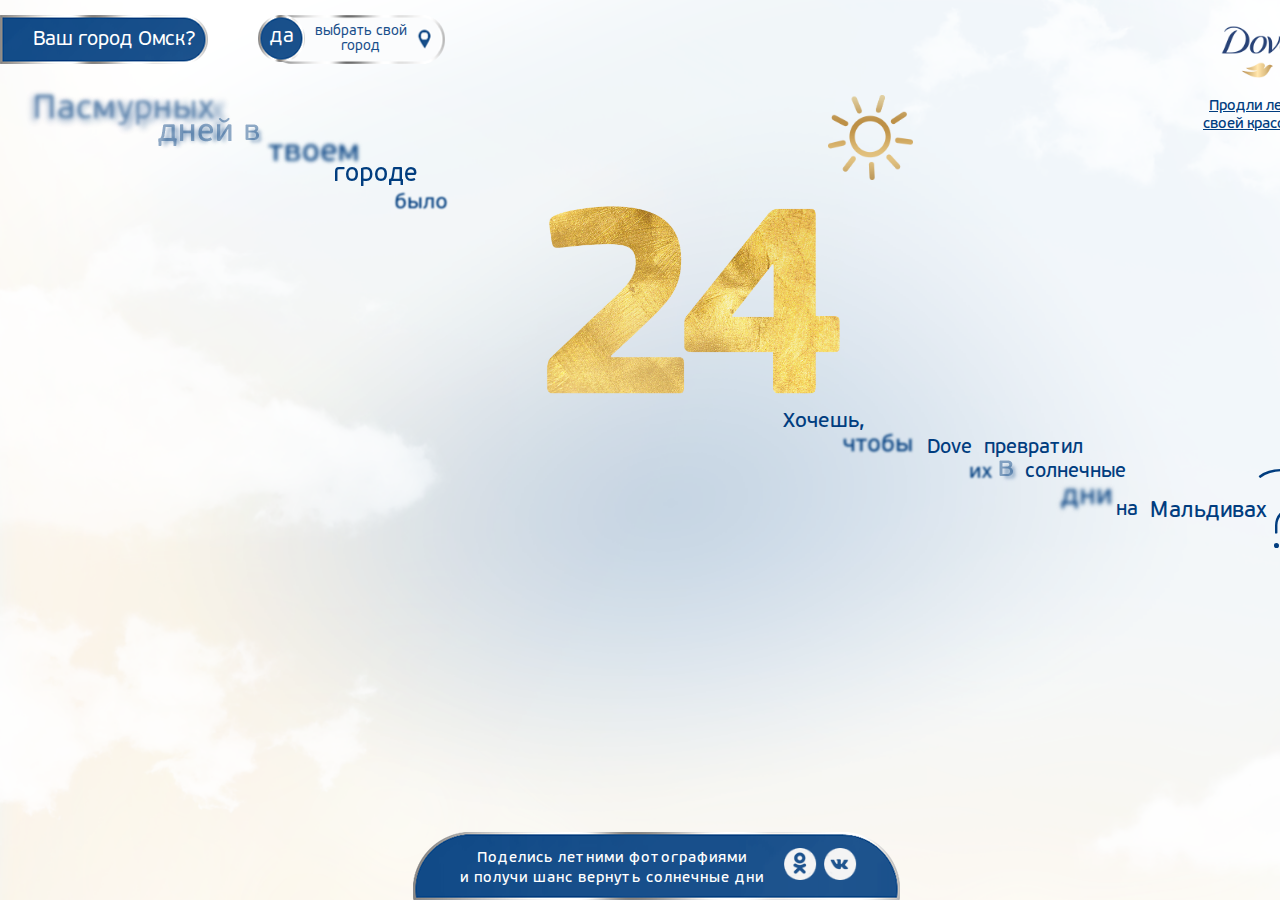
<file: index.html>
<!DOCTYPE html>
<html>
<head>
    <title></title>
    <!--[if lt IE 9]>
        <script type="text/javascript" src="http://html5shiv.googlecode.com/svn/trunk/html5.js"></script>
    <![endif]-->
    <meta charset="utf-8" />
    <link rel="stylesheet" href="css/styles.css">
    <link rel="stylesheet" href="js/slider/jquery.bxslider.css">
    <script type="text/javascript" src="js/main.min.js"></script>
</head>
<body>
    <!-- start mainarea -->
    <div class="index_bg"></div>
    <div id="mainarea">
       <div class="slide index">
            <header class="index_header slide_header">
                <div class="your_city">Ваш город Омск?</div>
                <div class="status_city">да</div>
                <div class="choose_city_box">
                    <div class="text">выбрать свой город</div>
                    <div class="city_popup">
                        <div class="city_popup_wrap">
                            <ul class="city_list">
                                <li class="next_letter"><a href="#">Абакан</a></li>
                                <li><a href="#">Ангарск</a></li>
                                <li><a href="#">Армавир</a></li>
                                <li><a href="#">Архангельск</a></li>
                                <li><a href="#">Архангельск</a></li>
                                <li><a href="#">Анадырь</a></li>
                                <li><a href="#">Анапа</a></li>
                                <li><a href="#">Архангельск</a></li>
                                <li><a href="#">Астрахань</a></li>
                                <li class="next_letter"><a href="#">Балабаново</a></li>
                                <li><a href="#">Блашиха</a></li>
                                <li><a href="#">Бобруйск</a></li>
                                <li><a href="#">Борисан</a></li>
                                <li><a href="#">Барнаул</a></li>
                                <li><a href="#">Белгород</a></li>
                                <li><a href="#">Биробиджан</a></li>
                                <li><a href="#">Благовещенск</a></li>
                                <li><a href="#">Брянск</a></li>
                                <li class="next_letter"><a href="#">Васек</a></li>
                                <li><a href="#">Василек</a></li>
                                <li><a href="#">Вививкун</a></li>
                                <li><a href="#">Владивосток</a></li>
                                <li><a href="#">Великий Новгород</a></li>
                                <li><a href="#">Владивосток</a></li>
                                <li><a href="#">Владикавказ</a></li>
                                <li><a href="#">Владимир</a></li>
                                <li><a href="#">Волгоград</a></li>
                                <li><a href="#">Вологда</a></li>
                                <li><a href="#">Воронеж</a></li>
                                <li class="next_letter"><a href="#">Гагарино</a></li>
                                <li><a href="#">Горно-Алтайск</a></li>
                                <li><a href="#">Грозный</a></li>
                            </ul>

                            <ul class="city_list">
                                <li class="next_letter"><a href="#">Дмитров</a></li>
                                <li><a href="#">Домодедово</a></li>
                                <li><a href="#">Дубна</a></li>
                                <li><a href="#">Дуделкино</a></li>
                                <li class="next_letter"><a href="#">Екатеринбург</a></li>
                                <li class="next_letter"><a href="#">Иваново</a></li>
                                <li><a href="#">Ижевск</a></li>
                                <li><a href="#">Иркутск</a></li>
                                <li><a href="#">Йошкар-Ола</a></li>
                                <li class="next_letter"><a href="#">Казань</a></li>
                                <li><a href="#">Калининград</a></li>
                                <li><a href="#">Калуга</a></li>
                                <li><a href="#">Кемерово</a></li>
                                <li><a href="#">Киров</a></li>
                                <li><a href="#">Кострома</a></li>
                                <li><a href="#">Краснодар</a></li>
                                <li><a href="#">Красноярск</a></li>
                                <li><a href="#">Курган</a></li>
                                <li><a href="#">Курск</a></li>
                                <li><a href="#">Кызыл</a></li>
                                <li class="next_letter"><a href="#">Липецк</a></li>
                                <li class="next_letter"><a href="#">Магадан</a></li>
                                <li><a href="#">Магас</a></li>
                                <li><a href="#">Майкоп</a></li>
                                <li><a href="#">Махачкала</a></li>
                                <li><a href="#">Москва</a></li>
                                <li><a href="#">Москва</a></li>
                                <li><a href="#">Мурманск</a></li>
                            </ul>

                            <ul class="city_list">
                                <li class="next_letter"><a href="#">Нальчик</a></li>
                                <li><a href="#">Нарьян-Мар</a></li>
                                <li><a href="#">Нижний Новгород</a></li>
                                <li><a href="#">Новосибирск</a></li>
                                <li class="next_letter"><a href="#">Омск</a></li>
                                <li><a href="#">Орел</a></li>
                                <li><a href="#">Оренбург</a></li>
                                <li class="next_letter"><a href="#">Пенза</a></li>
                                <li><a href="#">Пермь</a></li>
                                <li><a href="#">Петрозаводск</a></li>
                                <li><a href="#">Петропавловск-Камчатский</a></li>
                                <li><a href="#">Псков</a></li>
                                <li class="next_letter"><a href="#">Ростов-на-Дону</a></li>
                                <li><a href="#">Рязань</a></li>
                                <li class="next_letter"><a href="#">Салехард</a></li>
                                <li><a href="#">Самара</a></li>
                                <li><a href="#">Санкт-Петербург</a></li>
                                <li><a href="#">Саранск</a></li>
                                <li><a href="#">Саратов</a></li>
                                <li><a href="#">Севастополь</a></li>
                                <li><a href="#">Симферополь</a></li>
                                <li><a href="#">Смоленск</a></li>
                                <li><a href="#">Ставрополь</a></li>
                                <li><a href="#">Сыктывкар</a></li>
                                <li class="next_letter"><a href="#">Тамбов</a></li>
                                <li><a href="#">Тверь</a></li>
                                <li><a href="#">Томск</a></li>
                                <li><a href="#">Тула</a></li>
                                <li><a href="#">Тюмень</a></li>
                            </ul>

                            <ul class="city_list">
                                <li class="next_letter"><a href="#">Улан-Удэ</a></li>
                                <li><a href="#">Ульяновск</a></li>
                                <li><a href="#">Уфа</a></li>
                                <li class="next_letter"><a href="#">Хабаровск</a></li>
                                <li><a href="#">Ханты-Мансийск</a></li>
                                <li class="next_letter"><a href="#">Чебоксары</a></li>
                                <li><a href="#">Челябинск</a></li>
                                <li><a href="#">Черкесск</a></li>
                                <li><a href="#">Чита</a></li>
                                <li class="next_letter"><a href="#">Элиста</a></li>
                                <li class="next_letter"><a href="#">Южно-Сахалинск</a></li>
                                <li class="next_letter"><a href="#">Якутск</a></li>
                                <li><a href="#">Ярославль</a></li>
                            </ul>
                        </div>
                    </div>
                </div>
                <div class="logo_box">
                    <a href="#" class="logo"><img src="img/logo.png" alt=""></a>
                    <br>
                    <a href="#" class="logo_text">Продли лето своей красоты</a>
                </div>
            </header>
            <div class="cloudy_days content_slide">
                <div class="word_1">
                    <ul class="slider1">                      
                        <li><div class="slide1"></div></li>
                        <li><div class="slide2"></div></li>
                        <li><div class="slide3"></div></li>
                        <li><div class="slide4"></div></li>
                    </ul>
                </div>
                <!-- <div class="word_2">дней</div> -->
                <div class="word_2">
                    <ul class="slider1">                      
                        <li><div class="slide1"></div></li>
                        <li><div class="slide2"></div></li>
                        <li><div class="slide3"></div></li>
                        <li><div class="slide4"></div></li>
                    </ul>
                </div>
                <div class="word_3">
                    <ul class="slider1">                      
                        <li><div class="slide1"></div></li>
                        <li><div class="slide2"></div></li>
                        <li><div class="slide3"></div></li>
                        <li><div class="slide4"></div></li>
                    </ul>
                </div>
                <!-- <div class="word_4">твоем</div> -->
                <div class="word_4"><img src="img/word_4.png" alt=""></div>
                <div class="word_5">городе</div>
                <!-- <div class="word_6">было</div> -->
                <div class="word_6"><img src="img/word_6.png" alt=""></div>
                <div class="num">
                    <img src="img/numbers/24.png" class="num_img" alt="">
                    <div class="sun">
                        <img src="img/day_sun.png" alt="">
                    </div>
                </div>
                <div class="word_7">Хочешь,</div>
                <!-- <div class="word_8">чтобы</div> -->
                <div class="word_8"><img src="img/word_8.png" alt=""></div>
                <div class="word_9">Dove</div>
                <div class="word_10">превратил</div>
                <!-- <div class="word_11">их</div> -->
                <div class="word_11"><img src="img/word_11.png" alt=""></div>
                <div class="word_12">
                    <ul class="slider1">                      
                        <li><div class="slide1"></div></li>
                        <li><div class="slide2"></div></li>
                        <li><div class="slide3"></div></li>
                        <li><div class="slide4"></div></li>
                    </ul>
                </div>
                <div class="word_13">солнечные</div>
                <!-- <div class="word_14">дни</div> -->
                <div class="word_14"><img src="img/word_14.png" alt=""></div>
                <div class="word_15">на</div>
                <div class="word_16">Мальдивах</div>
                <div class="word_17 last_word">?</div>
            </div>
       </div>
    </div>
    <a href="http://dovesunny.mnb-t.com/create_photo.html" class="share_soc_box">
        <div class="soc_text">Поделись летними фотографиями <br> и получи шанс вернуть солнечные дни</div>
        
    </a>
    <div class="soc_shares">
            <a href="#"><img src="img/ok.png" alt=""></a>
            <a href="#"><img src="img/vk.png" alt=""></a>
        </div>
    <!-- end mainarea -->
    <div id="overlay">
        
    </div>
    <script src="js/slider/jquery.bxslider.min.js"></script>
    <script>
        $(document).ready(function(){
          $('.slider1').bxSlider({
                pause: 50,
                speed: 1500,
                mode: 'fade',
                pager: false,
                auto: true,
                controls: false,  
            });
        });
    </script>
</body>
</html>
</file>
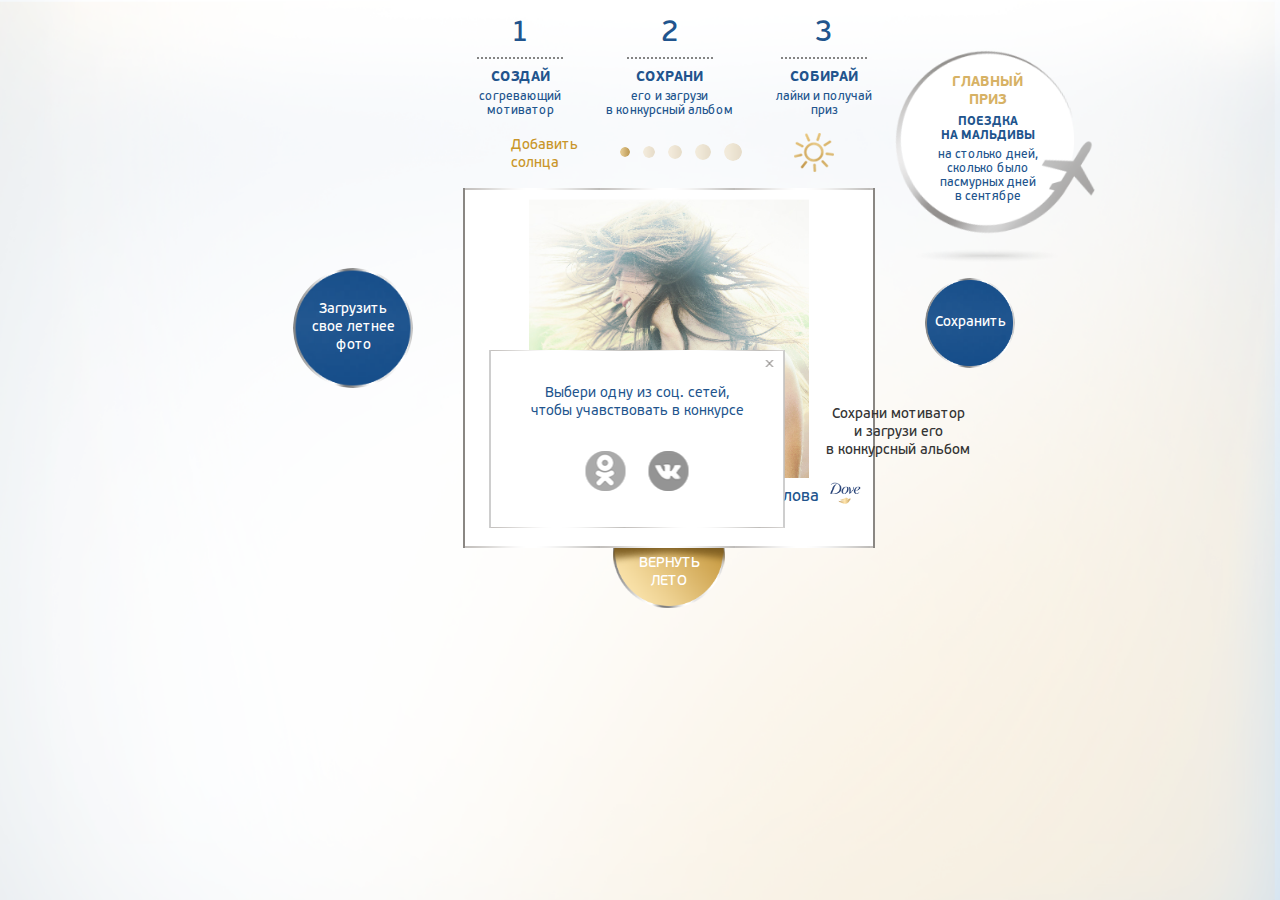
<file: create_photo.html>
<!DOCTYPE html>
<html>
<head>
    <title></title>
    <!--[if lt IE 9]>
        <script type="text/javascript" src="http://html5shiv.googlecode.com/svn/trunk/html5.js"></script>
    <![endif]-->
    <meta charset="utf-8" />
    <meta name="viewport" content="width=device-width, initial-scale=1.0">    
  
    <link rel="stylesheet" href="css/styles.css">
    <script src="http://ajax.googleapis.com/ajax/libs/jquery/1.11.1/jquery.min.js"></script>
    <link rel="stylesheet" href="js/slider/jquery.bxslider.css">
</head>
<body>
    <!-- start mainarea -->
    <div class="create_photo_bg"></div>
    <div id="mainarea">       
       <div class="slide create_photo">
            <header class="slide_header">                
                <ul class="photo_steps">
                    <li>
                        <div class="num">1</div>
                        <div class="indent"></div>
                        <h3>Создай</h3>
                        <p>согревающий <br> мотиватор</p>
                    </li>
                    <li>
                        <div class="num">2</div>
                        <div class="indent"></div>
                        <h3>Сохрани</h3>
                        <p>его и загрузи <br> в конкурсный альбом</p>
                    </li>
                    <li>
                        <div class="num">3</div>
                        <div class="indent"></div>
                        <h3>Собирай</h3>
                        <p>лайки и получай <br> приз</p>
                    </li>
                </ul>
            </header>
            <div class="content_slide">
                <div class="photo_control">
                    <div class="text">Добавить <br> солнца</div>
                    <div class="contol_buttons">
                        <span class="p20 full">1</span>
                        <span class="p40 ">2</span>
                        <span class="p60 ">3</span>
                        <span class="p80 ">4</span>
                        <span class="p100 ">5</span>
                    </div>
                    <div class="ico"><img src="img/photo_control_ico.png" alt=""></div>
                </div>
            </div>
            <div class="slide_wrap">
                <div class="slide_item-body">
                    <div class="dove-btn upload-photo-btn"><span>Загрузить <br> свое летнее <br> фото</span> <input id="photoupload" name="files[]" type="file" size="1" /></div>
                    <div class="photo-wrap">
                        <div class="photo-body">
                            <div id="photo" class="photo-thumbnail">
                                <img src="img/girl-photo.jpg" alt="your photo">
                            </div>
                            <div class="logo"></div>
                            <textarea  rows="2" placeholder="Введи теплые и вдохновляющие слова"></textarea>
                            <div class="dove-btn-orange"><span>Вернуть <br> лето</span></div>
                        </div>

                    </div>
                    <div class="dove-btn save-btn"><span>Сохранить</span></div>
                    
                </div>
            </div>
       </div>
    </div>
    <!-- end mainarea -->
    <div id="overlay">
         <div class="save-motivator">Сохрани мотиватор<br> и загрузи его <br>в конкурсный альбом</div>
        <div class="prize_container">
            <h3>Главный<br> приз</h3>
            <h4>Поездка<br> на Мальдивы</h4>
            <p>на столько дней,<br> сколько было<br> пасмурных дней<br> в сентябре</p>
        </div>
        <div class="popup">
            <div class="close"></div>
            <p>Выбери одну из соц. сетей,<br> чтобы учавствовать в конкурсе</p>
            <div class="social">
                <a href="#" class="soc ok"></a>
                <a href="#" class="soc vk"></a>              
            </div>
        </div>
    </div>
    <script>
        $(document).ready(function(){
            $(".close").click(function(){
                $(this).parent().fadeOut();
            }); 
        })
    </script>
    
    <!-- The jQuery UI widget factory, can be omitted if jQuery UI is already included -->
    <script src="js/vendor/jquery.ui.widget.js"></script>
    <!-- The Load Image plugin is included for the preview images and image resizing functionality -->
    <script src="http://blueimp.github.io/JavaScript-Load-Image/js/load-image.min.js"></script>
    <!-- The Iframe Transport is required for browsers without support for XHR file uploads -->
    <script src="js/jquery.iframe-transport.js"></script>
    <!-- The basic File Upload plugin -->
    <script src="js/jquery.fileupload.js"></script>
    <!-- The File Upload processing plugin -->
    <script src="js/jquery.fileupload-process.js"></script>
    <!-- The File Upload image preview & resize plugin -->
    <script src="js/jquery.fileupload-image.js"></script>
    <!-- The File Upload validation plugin -->
    <script src="js/jquery.fileupload-validate.js"></script>
    <script>
    /*jslint unparam: true, regexp: true */
    /*global window, $ */
    $(function () {
        'use strict';
        // Change this to the location of your server-side upload handler:
        var url = window.location.hostname === 'blueimp.github.io' ?
                    '//jquery-file-upload.appspot.com/' : 'server/php/',
            uploadButton = $('<button/>')
                .addClass('btn btn-primary')
                .prop('disabled', true)
                .text('Processing...')
                .on('click', function () {
                    var $this = $(this),
                        data = $this.data();
                    $this
                        .off('click')
                        .text('Abort')
                        .on('click', function () {
                            $this.remove();
                            data.abort();
                        });
                    data.submit().always(function () {
                        $this.remove();
                    });
                });
        $('#fileupload').fileupload({
            url: url,
            dataType: 'json',
            autoUpload: false,
            acceptFileTypes: /(\.|\/)(gif|jpe?g|png)$/i,
            maxFileSize: 5000000, // 5 MB
            // Enable image resizing, except for Android and Opera,
            // which actually support image resizing, but fail to
            // send Blob objects via XHR requests:
            disableImageResize: /Android(?!.*Chrome)|Opera/
                .test(window.navigator.userAgent),
            previewMaxWidth: 100,
            previewMaxHeight: 100,
            previewCrop: true
        }).on('fileuploadadd', function (e, data) {
            data.context = $('<div/>').appendTo('#files');
            $.each(data.files, function (index, file) {
                var node = $('<p/>')
                        .append($('<span/>').text(file.name));
                if (!index) {
                    node
                        .append('<br>')
                        .append(uploadButton.clone(true).data(data));
                }
                node.appendTo(data.context);
            });
        }).on('fileuploadprocessalways', function (e, data) {
            var index = data.index,
                file = data.files[index],
                node = $(data.context.children()[index]);
            if (file.preview) {
                node
                    .prepend('<br>')
                    .prepend(file.preview);
            }
            if (file.error) {
                node
                    .append('<br>')
                    .append($('<span class="text-danger"/>').text(file.error));
            }
            if (index + 1 === data.files.length) {
                data.context.find('button')
                    .text('Upload')
                    .prop('disabled', !!data.files.error);
            }
        }).on('fileuploadprogressall', function (e, data) {
            var progress = parseInt(data.loaded / data.total * 100, 10);
            $('#progress .progress-bar').css(
                'width',
                progress + '%'
            );
        }).on('fileuploaddone', function (e, data) {
            $.each(data.result.files, function (index, file) {
                if (file.url) {
                    var link = $('<a>')
                        .attr('target', '_blank')
                        .prop('href', file.url);
                    $(data.context.children()[index])
                        .wrap(link);
                } else if (file.error) {
                    var error = $('<span class="text-danger"/>').text(file.error);
                    $(data.context.children()[index])
                        .append('<br>')
                        .append(error);
                }
            });
        }).on('fileuploadfail', function (e, data) {
            $.each(data.files, function (index, file) {
                var error = $('<span class="text-danger"/>').text('File upload failed.');
                $(data.context.children()[index])
                    .append('<br>')
                    .append(error);
            });
        }).prop('disabled', !$.support.fileInput)
            .parent().addClass($.support.fileInput ? undefined : 'disabled');
    });
    </script>
</body>
</html>
</file>
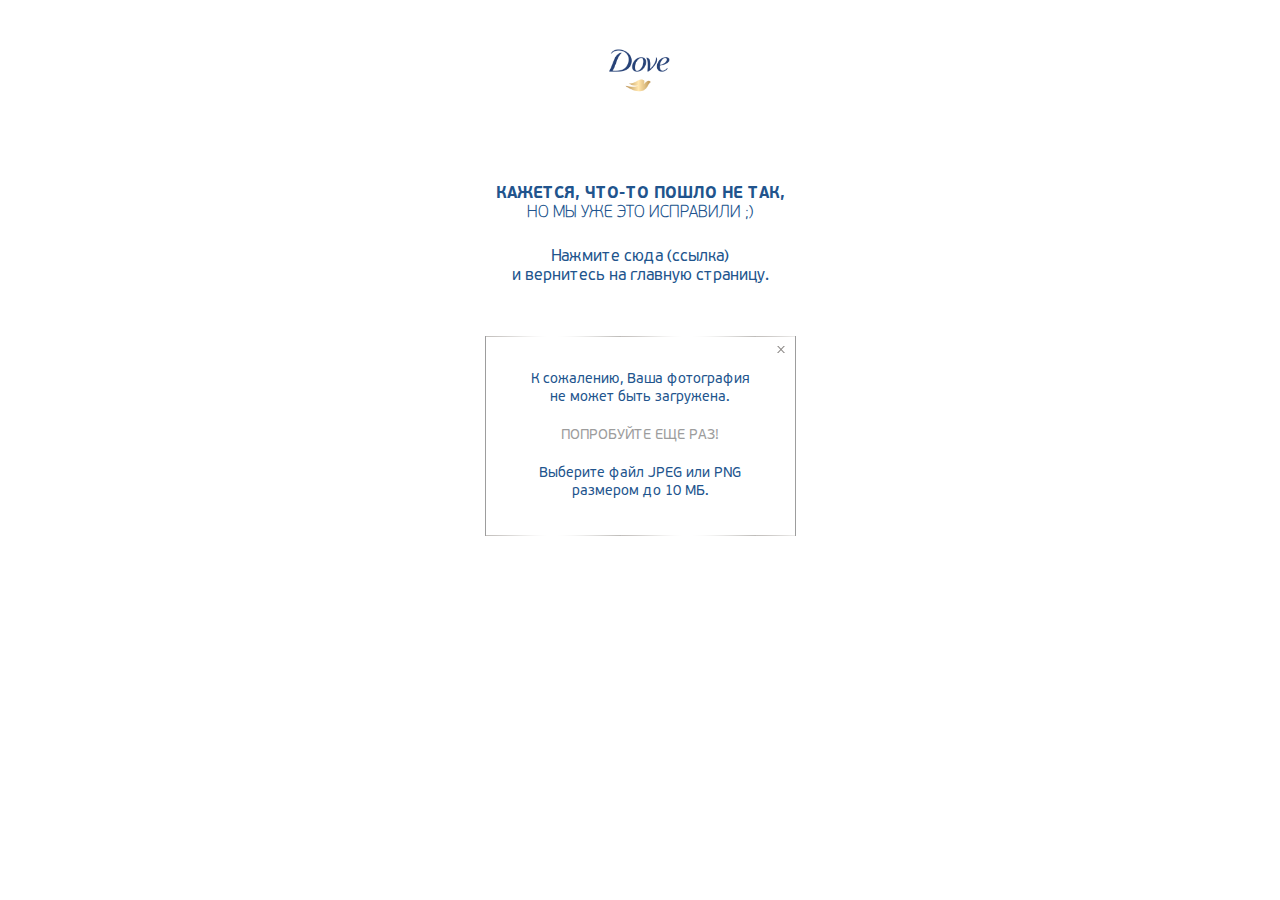
<file: error-404.html>
<!DOCTYPE html>
<html>
<head>
    <title></title>
    <!--[if lt IE 9]>
        <script type="text/javascript" src="http://html5shiv.googlecode.com/svn/trunk/html5.js"></script>
    <![endif]-->
    <meta charset="utf-8" />
    <link rel="stylesheet" href="css/styles.css">
    <script type="text/javascript" src="js/main.min.js"></script>
</head>
<body>         
    <div class="logo"><img src="img/logo.png" alt="logo"></div>
    <div class="error-title">
        <h2><strong>Кажется, что-то пошло не так,</strong><br>но мы уже это исправили ;)</h2>
        <p>Нажмите сюда (<a href="#">ссылка</a>) <br> и вернитесь на главную страницу.</p>
    </div>
    <div class="center">
        <div class="error_popup">
            <span class="close"></span>
            <p>К сожалению, Ваша фотография <br> не может быть загружена. </p>
            <a href="#" class="try-again">Попробуйте еще раз!</a>
            <p>Выберите файл JPEG или PNG <br> размером до 10 МБ.</p>
        </div>
    </div>
</body>
</html>
</file>
<file: css/styles.css>
@font-face {
  font-family: 'pf_beausans_proregular';
  src: url('pfbeausanspro-regular.eot');
  src: url('pfbeausanspro-regular.eot?#iefix') format('embedded-opentype'), url('pfbeausanspro-regular.woff') format('woff'), url('pfbeausanspro-regular.ttf') format('truetype'), url('pfbeausanspro-regular.svg#pf_beausans_proregular') format('svg');
  font-weight: normal;
  font-style: normal;
}
@font-face {
  font-family: 'pf_beausans_probbook';
  src: url('pfbeausanspro-bbook.eot');
  src: url('pfbeausanspro-bbook.eot?#iefix') format('embedded-opentype'), url('pfbeausanspro-bbook.woff') format('woff'), url('pfbeausanspro-bbook.ttf') format('truetype'), url('pfbeausanspro-bbook.svg#pf_beausans_probbook') format('svg');
  font-weight: normal;
  font-style: normal;
}
@font-face {
  font-family: 'pf_beausans_probold';
  src: url('pfbeausanspro-bold.eot');
  src: url('pfbeausanspro-bold.eot?#iefix') format('embedded-opentype'), url('pfbeausanspro-bold.woff') format('woff'), url('pfbeausanspro-bold.ttf') format('truetype'), url('pfbeausanspro-bold.svg#pf_beausans_probold') format('svg');
  font-weight: normal;
  font-style: normal;
}
@font-face {
  font-family: 'pf_beausans_proextrathin';
  src: url('pfbeausanspro-xthin.eot');
  src: url('pfbeausanspro-xthin.eot?#iefix') format('embedded-opentype'), url('pfbeausanspro-xthin.woff') format('woff'), url('pfbeausanspro-xthin.ttf') format('truetype'), url('pfbeausanspro-xthin.svg#pf_beausans_proextrathin') format('svg');
  font-weight: normal;
  font-style: normal;
}
.slide {
  position: relative;
}
.index {
  padding-bottom: 67px;
}
.slide_bg {
  position: absolute;
  top: 0;
  left: 0;
  width: 100%;
  height: 100%;
}
.index_bg {
  position: absolute;
  top: 0;
  left: 0;
  width: 100%;
  height: 100%;
  background: url(../img/index_bg.png) no-repeat;
  background-size: cover;
}
.index_header:before,
.index_header:after {
  content: "";
  display: table;
}
.index_header:after {
  clear: both;
}
.header {
  position: relative;
  z-index: 10;
}
.your_city {
  float: left;
  font-family: 'pf_beausans_proregular';
  font-size: 2em;
  padding: 13px 47px 13px 33px;
  color: #fff;
  background: url(../img/your_city.png) no-repeat;
}
.status_city {
  float: left;
  text-align: center;
  margin: 0 0 0 1.1%;
  padding: 10px 12px 14px;
  font-family: 'pf_beausans_proregular';
  font-size: 2em;
  line-height: 1.2em;
  color: #fff;
  background: url(../img/status_city.png) no-repeat;
  position: relative;
  z-index: 5;
}
.choose_city_box {
  float: left;
  cursor: pointer;
  margin-left: -37px;
  background: url(../img/choose_city_box.png) no-repeat;
  background-size: contain;
  padding: 9px 5px 10px 35px;
  position: relative;
  z-index: 4;
}
.choose_city_box .text {
  color: #194f8b;
  font-family: 'pf_beausans_proregular';
  font-size: 1.4em;
  line-height: 1.1em;
  width: 68%;
  margin-left: 8%;
  text-align: center;
}
.choose_city_box .city_popup {
  display: none;
  cursor: default;
  position: absolute;
  top: 0;
  left: -8px;
  width: 544px;
  margin-top: 52px;
  padding: 19px 0 22px;
}
.choose_city_box .city_popup .city_popup_wrap {
  background: #fbfcfd;
  border-left: 1px solid #838383;
  border-right: 1px solid #b9b9b9;
  overflow: hidden;
  padding: 3px 0 0 39px;
}
.choose_city_box .city_popup:before {
  content: '';
  position: absolute;
  top: 1px;
  left: 0;
  width: 100%;
  height: 19px;
  background: url(../img/city_popup_top.png) no-repeat;
}
.choose_city_box .city_popup:after {
  content: '';
  position: absolute;
  bottom: 0;
  left: 0;
  width: 100%;
  height: 23px;
  background: url(../img/city_popup_bottom.png) no-repeat top;
}
.choose_city_box .city_popup .city_list {
  float: left;
  width: 21%;
  margin-right: 4%;
}
.city_list li {
  font-family: 'pf_beausans_proregular';
  font-size: 1.2em;
}
.city_list li.next_letter {
  margin-top: 10px;
}
.city_list li.next_letter:first-letter {
  color: #124b88;
  font-family: 'pf_beausans_probold';
  font-size: 1.15384615em;
}
.city_list li.next_letter:first-child {
  margin-top: 0;
}
.city_list li a {
  text-decoration: none;
  color: #828282;
}
.logo_box {
  float: right;
  width: 125px;
  margin-right: 28px;
  text-align: center;
}
.logo_box .logo {
  display: inline-block;
  width: 68%;
  margin-left: 8%;
}
.logo_box .logo img {
  width: 100%;
}
.logo_box .logo_text {
  display: inline-block;
  margin-top: 8%;
  font-family: 'pf_beausans_probbook';
  font-size: 1.5em;
  line-height: 1.2em;
  color: #013d7f;
}
.cloudy_days {
  position: relative;
  font-family: 'pf_beausans_probbook';
  color: #013d7f;
  width: 1345px;
  margin: 0 auto;
  padding-top: 1px;
}
.cloudy_days .word {
  position: absolute;
  top: 0;
  left: 0;
}
.cloudy_days .num,
.cloudy_days .sun,
.cloudy_days .word_1,
.cloudy_days .word_2,
.cloudy_days .word_3,
.cloudy_days .word_3,
.cloudy_days .word_4,
.cloudy_days .word_5,
.cloudy_days .word_6,
.cloudy_days .word_7,
.cloudy_days .word_8,
.cloudy_days .word_9,
.cloudy_days .word_10,
.cloudy_days .word_11,
.cloudy_days .word_12,
.cloudy_days .word_13,
.cloudy_days .word_13,
.cloudy_days .word_14,
.cloudy_days .word_15,
.cloudy_days .word_16,
.cloudy_days .word_17 {
  position: absolute;
  top: 0;
  left: 0;
}
.cloudy_days .num {
  width: 400px;
  position: relative;
  margin: -40px auto 0;
}
.cloudy_days .num .num_img {
  width: 100%;
}
.cloudy_days .sun {
  width: 85px;
  left: auto;
  right: -40px;
}
.cloudy_days .sun img {
  width: 100%;
}
.cloudy_days .word_1 {
  font-size: 2.3em;
  margin: -38px 0 0 49px;
  width: 200px;
  height: 50px;
}
.cloudy_days .word_1 li > div {
  display: block;
  background-size: 100%;
  background-repeat: no-repeat;
}
.cloudy_days .word_1 .slide3 {
  width: 144px;
  height: 34px;
  background-image: url(../img/text/pasm1.png);
}
.cloudy_days .word_1 .slide4 {
  width: 151px;
  height: 26px;
  background-image: url(../img/text/pasm2.png);
}
.cloudy_days .word_1 .slide1 {
  margin-top: -6px;
  margin-left: -13px;
  width: 187px;
  height: 40px;
  background-image: url(../img/text/pasm3.png);
}
.cloudy_days .word_1 .slide2 {
  margin-top: -8px;
  margin-left: -20px;
  width: 208px;
  height: 49px;
  background-image: url(../img/text/pasm4.png);
}
.cloudy_days .word_2 {
  margin: -17px 0 0 163px;
}
.cloudy_days .word_2 li > div {
  display: block;
  background-size: 100%;
  background-repeat: no-repeat;
}
.cloudy_days .word_2 .slide1 {
  width: 73px;
  height: 34px;
  background-image: url(../img/text/dney1.png);
}
.cloudy_days .word_2 .slide2 {
  width: 74px;
  height: 29px;
  background-image: url(../img/text/dney2.png);
}
.cloudy_days .word_2 .slide3 {
  margin-top: -6px;
  margin-left: -13px;
  width: 100px;
  height: 43px;
  background-image: url(../img/text/dney3.png);
}
.cloudy_days .word_2 .slide4 {
  margin-top: -13px;
  margin-left: -25px;
  width: 135px;
  height: 62px;
  background-image: url(../img/text/dney4.png);
}
.cloudy_days .word_3 {
  font-size: 2.3em;
  margin: -10px 0 0 250px;
}
.cloudy_days .word_3 li > div,
.cloudy_days .word_12 li > div {
  display: block;
  background-size: 100%;
  background-repeat: no-repeat;
}
.cloudy_days .word_3 .slide1,
.cloudy_days .word_12 .slide1 {
  width: 22px;
  height: 24px;
  background-image: url(../img/text/v1.png);
}
.cloudy_days .word_3 .slide2,
.cloudy_days .word_12 .slide2 {
  width: 14px;
  height: 16px;
  background-image: url(../img/text/v2.png);
}
.cloudy_days .word_3 .slide3,
.cloudy_days .word_12 .slide3 {
  width: 29px;
  height: 31px;
  background-image: url(../img/text/v3.png);
}
.cloudy_days .word_3 .slide4,
.cloudy_days .word_12 .slide4 {
  width: 34px;
  height: 36px;
  background-image: url(../img/text/v4.png);
}
.cloudy_days .word_4 {
  margin: 5px 0 0 263px;
}
.cloudy_days .word_5 {
  font-size: 2.5em;
  margin: 26px 0 0 333px;
}
.cloudy_days .word_6 {
  font-size: 2.3em;
  margin: 53px 0 0 393px;
}
.cloudy_days .word_7 {
  font-size: 2.1em;
  margin: 275px 0 0 783px;
}
.cloudy_days .word_8 {
  font-size: 2.6em;
  margin: 293px 0 0 840px;
}
.cloudy_days .word_9 {
  font-size: 2em;
  margin: 302px 0 0 927px;
}
.cloudy_days .word_10 {
  font-size: 2em;
  margin: 302px 0 0 984px;
}
.cloudy_days .word_11 {
  font-size: 2em;
  margin: 326px 0 0 967px;
}
.cloudy_days .word_12 {
  font-size: 2em;
  margin: 326px 0 0 1004px;
}
.cloudy_days .word_13 {
  font-size: 2em;
  margin: 326px 0 0 1025px;
}
.cloudy_days .word_14 {
  font-size: 3.1em;
  margin: 346px 0 0 1055px;
}
.cloudy_days .word_15 {
  font-size: 2em;
  margin: 364px 0 0 1116px;
}
.cloudy_days .word_16 {
  font-size: 2.2em;
  margin: 364px 0 0 1150px;
}
.cloudy_days .word_17 {
  font-family: 'pf_beausans_proextrathin';
  font-size: 11em;
  margin: 320px 0 0 1253px;
}
.share_soc_box {
  display: block;
  width: 455px;
  padding: 12px 16px;
  background: url(../img/share_soc_box.png) no-repeat;
  background-size: contain;
  position: absolute;
  bottom: 0;
  left: 50%;
  margin-left: -227px;
}
.share_soc_box:before,
.share_soc_box:after {
  content: "";
  display: table;
}
.share_soc_box:after {
  clear: both;
}
.share_soc_box .soc_text {
  float: left;
  color: #fff;
  font-family: 'pf_beausans_probbook';
  font-size: 1.5em;
  line-height: 1.3em;
  width: 76%;
  letter-spacing: 1px;
  text-align: center;
  margin: 5px 0 0 10px;
}
.soc_shares {
  position: absolute;
  z-index: 5;
  margin-left: 180px;
  bottom: 20px;
  left: 50%;
  -webkit-transform: translateX(-50%);
  -moz-transform: translateX(-50%);
  -ms-transform: translateX(-50%);
  transform: translateX(-50%);
}
.soc_shares a {
  margin-left: 5px;
  display: inline-block;
  width: 32px;
}
.soc_shares a:first-child {
  margin-left: 0;
}
.soc_shares a img {
  width: 100%;
}
.error-wrap {
  width: 25%;
  margin: 0 auto;
}
div.logo {
  text-align: center;
  padding-top: 40px;
  margin: 0 0 85px;
}
div.logo img {
  display: inline-block;
  width: 70px;
}
.error-title {
  text-align: center;
}
.error-title h2 {
  font-size: 16px;
  text-transform: uppercase;
  font-family: 'pf_beausans_proextrathin';
  color: #21548d;
  margin: 0 0 25px;
}
.error-title h2 strong {
  font-family: 'pf_beausans_probold';
}
.error-title p {
  font-size: 16px;
  font-family: 'pf_beausans_proregular';
  color: #21548d;
  margin-bottom: 50px;
}
.error-title p a,
.error-title p a:hover,
.error-title p a:visited,
.error-title p a:active {
  color: currentcolor;
  text-decoration: none;
}
.center {
  text-align: center;
}
.error_popup {
  display: inline-block;
  position: relative;
  text-align: center;
  border: 1px solid #9d9d9d;
  border-width: 0 1px 0 1px;
  margin-bottom: 20px;
  padding: 35px 45px;
}
.error_popup:after,
.error_popup:before {
  content: "";
  position: absolute;
  width: 100%;
  height: 1px;
  background-image: url(../img/border.png);
  background-repeat: repeat-x;
}
.error_popup:before {
  top: 0;
  left: 0;
}
.error_popup:after {
  bottom: 0;
  left: 0;
}
.error_popup p {
  font-size: 14px;
  font-family: 'pf_beausans_proregular';
  color: #21548d;
}
.error_popup a,
.error_popup a:hover,
.error_popup a:visited,
.error_popup a:active {
  display: inline-block;
  font-family: 'pf_beausans_proregular';
  color: #9d9d9d;
  text-transform: uppercase;
  font-size: 14px;
  margin: 20px 0;
  text-decoration: none;
}
.error_popup .close {
  display: block;
  position: absolute;
  width: 8px;
  height: 8px;
  top: 10px;
  right: 10px;
  background-image: url(../img/close-icon.png);
  background-size: 100%;
  background-repeat: no-repeat;
  cursor: pointer;
}
.error_popup .close:hover {
  opacity: 0.8;
}
.create_photo_bg {
  position: absolute;
  top: 0;
  left: 0;
  width: 100%;
  height: 100%;
  background: url(../img/create_photo_bg.png) no-repeat;
  background-size: cover;
}
.slide_header {
  padding-top: 15px;
  position: relative;
}
.photo_steps {
  color: #21548d;
  text-align: center;
  margin-left: 4px;
}
.photo_steps li {
  display: inline-block;
  margin-left: 40px;
}
.photo_steps li:first-child {
  margin-left: 0;
}
.photo_steps .num {
  font-size: 3em;
  font-family: 'pf_beausans_probbook';
}
.photo_steps .indent {
  border-top: 2px dotted #848484;
  width: 86px;
  margin: 5px auto 0;
}
.photo_steps h3 {
  font-family: 'pf_beausans_probold';
  font-weight: normal;
  font-size: 1.4em;
  text-transform: uppercase;
  margin-top: 10px;
}
.photo_steps p {
  font-family: 'pf_beausans_probbook';
  font-size: 1.2em;
  margin-top: 3px;
}
.photo_control {
  margin: 15px 0;
  text-align: center;
}
.photo_control > * {
  vertical-align: top;
}
.photo_control .text {
  display: inline-block;
  text-align: left;
  font-family: 'pf_beausans_probbook';
  font-size: 1.4em;
  color: #c9962a;
  margin-top: 4px;
}
.photo_control .contol_buttons {
  display: inline-block;
  margin: 10px 40px 0;
  vertical-align: top;
}
.photo_control .contol_buttons span {
  display: inline-block;
  text-indent: -9999px;
  overflow: hidden;
  border-radius: 50%;
  background-image: url(../img/sun-button.png);
  background-size: 100%;
  background-repeat: no-repeat;
  margin-right: 10px;
  cursor: pointer;
  opacity: 0.3;
  vertical-align: middle;
}
.photo_control .contol_buttons span.full,
.photo_control .contol_buttons span:hover {
  opacity: 1;
}
.photo_control .contol_buttons .p20 {
  width: 10px;
  height: 10px;
}
.photo_control .contol_buttons .p40 {
  width: 12px;
  height: 12px;
}
.photo_control .contol_buttons .p60 {
  width: 14px;
  height: 14px;
}
.photo_control .contol_buttons .p80 {
  width: 16px;
  height: 16px;
}
.photo_control .contol_buttons .p100 {
  width: 18px;
  height: 18px;
}
.photo_control .ico {
  display: inline-block;
}
.dove-btn {
  position: relative;
  cursor: pointer;
  border-radius: 50%;
  background-image: url(../img/dove-button.png);
  background-repeat: no-repeat;
  color: #fff;
  font-family: 'pf_beausans_probbook';
  font-size: 14px;
  background-size: 100%;
}
.dove-btn span {
  position: absolute;
  top: 50%;
  left: 50%;
  -webkit-transform: translateX(-50%) translateY(-50%);
  -moz-transform: translateX(-50%) translateY(-50%);
  -ms-transform: translateX(-50%) translateY(-50%);
  transform: translateX(-50%) translateY(-50%);
  white-space: nowrap;
}
.upload-photo-btn {
  width: 120px;
  height: 120px;
  margin-top: 80px;
  overflow: hidden;
  cursor: pointer;
}
.upload-photo-btn input {
  opacity: 0;
  width: inherit;
  height: inherit;
  border-radius: 50%;
  cursor: pointer;
  padding: 0px;
  margin: 0px;
  border: none;
}
.save-btn {
  width: 90px;
  height: 90px;
  margin-top: 90px;
}
.dove-btn-orange {
  display: block;
  position: absolute;
  left: 50%;
  -webkit-transform: translateX(-50%);
  -moz-transform: translateX(-50%);
  -ms-transform: translateX(-50%);
  transform: translateX(-50%);
  width: 112px;
  height: 60px;
  bottom: -60px;
  background-image: url(../img/orange-button.png);
  background-repeat: no-repeat;
  background-size: 100%;
  cursor: pointer;
}
.dove-btn-orange span {
  display: inline-block;
  margin-top: 7px;
  color: #fff;
  font-family: "pf_beausans_probbook";
  text-transform: uppercase;
  font-size: 14px;
}
.slide_wrap {
  text-align: center;
}
.slide_wrap .slide_item-body {
  display: inline-block;
  position: relative;
  margin-left: -37px;
}
.slide_wrap .slide_item-body > div {
  float: left;
}
.slide_wrap .photo-body {
  box-sizing: border-box;
  position: relative;
  padding: 10px;
  margin: 0 50px 50px 50px;
  width: 412px;
  max-height: 438px;
  background-color: #fff;
  border-color: #8a8783;
  border-style: solid;
  border-width: 0 2px;
}
.slide_wrap .photo-body:before,
.slide_wrap .photo-body:after {
  content: "";
  display: block;
  position: absolute;
  height: 2px;
  width: 100%;
  left: 0;
  background-image: url(../img/border.png);
}
.slide_wrap .photo-body:before {
  top: 0;
}
.slide_wrap .photo-body:after {
  bottom: 0;
}
.slide_wrap .photo-body .photo-thumbnail {
  display: inline-block;
  width: 280px;
  height: 280px;
  background-color: #9d9d9d;
}
.slide_wrap .photo-body .photo-thumbnail img {
  width: inherit;
  height: inherit;
}
.slide_wrap .photo-body .logo-wrap {
  text-align: right;
  padding-top: 5px;
}
.slide_wrap .photo-body .logo {
  display: block;
  position: absolute;
  right: 10px;
  width: 35px;
  height: 30px;
  background-image: url(../img/logo.png);
  background-repeat: no-repeat;
  background-size: 100%;
}
.slide_wrap .photo-body textarea {
  display: inline-block;
  resize: none;
  border: 0;
  width: 78%;
  margin: auto;
  padding: 10px 0;
  margin: 0;
  font-family: "pf_beausans_probbook";
  color: #21548d;
  font-size: 16px;
  text-align: center;
  overflow: hidden;
}
.slide_wrap .photo-body textarea::-webkit-input-placeholder {
  color: #21548d;
}
.slide_wrap .photo-body textarea:-moz-placeholder {
  color: #21548d;
}
.slide_wrap .photo-body textarea::-moz-placeholder {
  color: #21548d;
}
.slide_wrap .photo-body textarea:-ms-input-placeholder {
  color: #21548d;
}
.slide_wrap .photo-body textarea:placeholder {
  color: #21548d;
}
.save-motivator {
  display: block;
  position: absolute;
  text-align: center;
  color: #343434;
  font-size: 14px;
  font-family: "pf_beausans_probbook";
  right: 310px;
  bottom: 140px;
}
.prize_container {
  display: block;
  position: absolute;
  width: 200px;
  height: 212px;
  top: -550px;
  right: 185px;
  background-image: url(../img/plane-border.png);
  background-size: 100%;
  background-repeat: no-repeat;
  font-family: "pf_beausans_probbook";
  color: #21548d;
  text-align: center;
}
.prize_container h3 {
  font-family: 'pf_beausans_probold';
  font-weight: normal;
  font-size: 1.4em;
  text-transform: uppercase;
  color: #d7b265;
  margin-top: 24px;
}
.prize_container h4 {
  font-family: 'pf_beausans_probold';
  font-weight: normal;
  font-size: 1.2em;
  text-transform: uppercase;
  margin: 5px 0;
}
.prize_container p {
  font-size: 1.2em;
  white-space: nowrap;
}
.prize_container h3,
.prize_container h4,
.prize_container p {
  margin-left: -15px;
}
.popup {
  display: block;
  position: absolute;
  text-align: center;
  border: 1px solid #9d9d9d;
  border-width: 0 1px 0 1px;
  padding: 35px 40px;
  background-color: #fff;
}
.popup:after,
.popup:before {
  content: "";
  position: absolute;
  width: 100%;
  height: 1px;
  background-image: url(../img/border.png);
  background-repeat: repeat-x;
}
.popup:before {
  top: 0;
  left: 0;
}
.popup:after {
  bottom: 0;
  left: 0;
}
.popup p {
  font-size: 14px;
  font-family: 'pf_beausans_proregular';
  color: #21548d;
}
.popup .close {
  display: block;
  position: absolute;
  width: 8px;
  height: 8px;
  top: 10px;
  right: 10px;
  background-image: url(../img/close-icon.png);
  background-size: 100%;
  background-repeat: no-repeat;
  cursor: pointer;
}
.popup .close:hover {
  opacity: 0.8;
}
.popup .social {
  text-align: center;
  margin-top: 30px;
}
.popup .social .soc {
  display: inline-block;
  width: 40px;
  height: 40px;
}
.popup .social .ok {
  background-image: url(../img/okgray.png);
  background-repeat: no-repeat;
  background-size: 100%;
  margin-right: 20px;
}
.popup .social .vk {
  background-image: url(../img/vkgray.png);
  background-repeat: no-repeat;
  background-size: 100%;
}
#overlay {
  position: relative;
}
#overlay .popup {
  left: 50%;
  -webkit-transform: translateX(-50%);
  -moz-transform: translateX(-50%);
  -ms-transform: translateX(-50%);
  transform: translateX(-50%);
  margin-left: -3px;
  top: -250px;
}
* {
  margin: 0;
  padding: 0;
  outline: 0;
  font-size: 100%;
  vertical-align: baseline;
  background: transparent;
}
h1,
h2,
h3,
h4,
h5,
h6,
p,
pre,
blockquote,
form,
fieldset,
table,
ul {
  margin: 0;
}
.clear {
  clear: both;
  font-size: 0;
  line-height: 0;
  float: none !important;
  height: 1px;
  margin-top: -1px;
}
.hidden {
  display: none;
}
img {
  border: 0;
  vertical-align: middle;
}
ol,
ul {
  list-style: none;
}
:focus {
  outline: 0;
}
article,
aside,
figcaption,
figure,
footer,
header,
hgroup,
nav,
section,
time {
  display: block;
}
/* Removing fieldset borders */
fieldset {
  border: 1px solid transparent;
}
/* Making tables collapse and removing spacing */
table {
  border-spacing: 0px;
  border-collapse: collapse;
}
/* Preparing table columns */
td {
  text-align: left;
  vertical-align: top;
}
html {
  height: 100%;
}
body {
  font-family: Arial, Tahoma, Geneva, sans-serif;
  min-height: 100%;
  position: relative;
}
#mainarea {
  min-width: 1345px;
}
body {
  font-size: 10px;
}
.clearfix:before,
.clearfix:after {
  content: "";
  display: table;
}
.clearfix:after {
  clear: both;
}
/* variables -------- */
</file>
